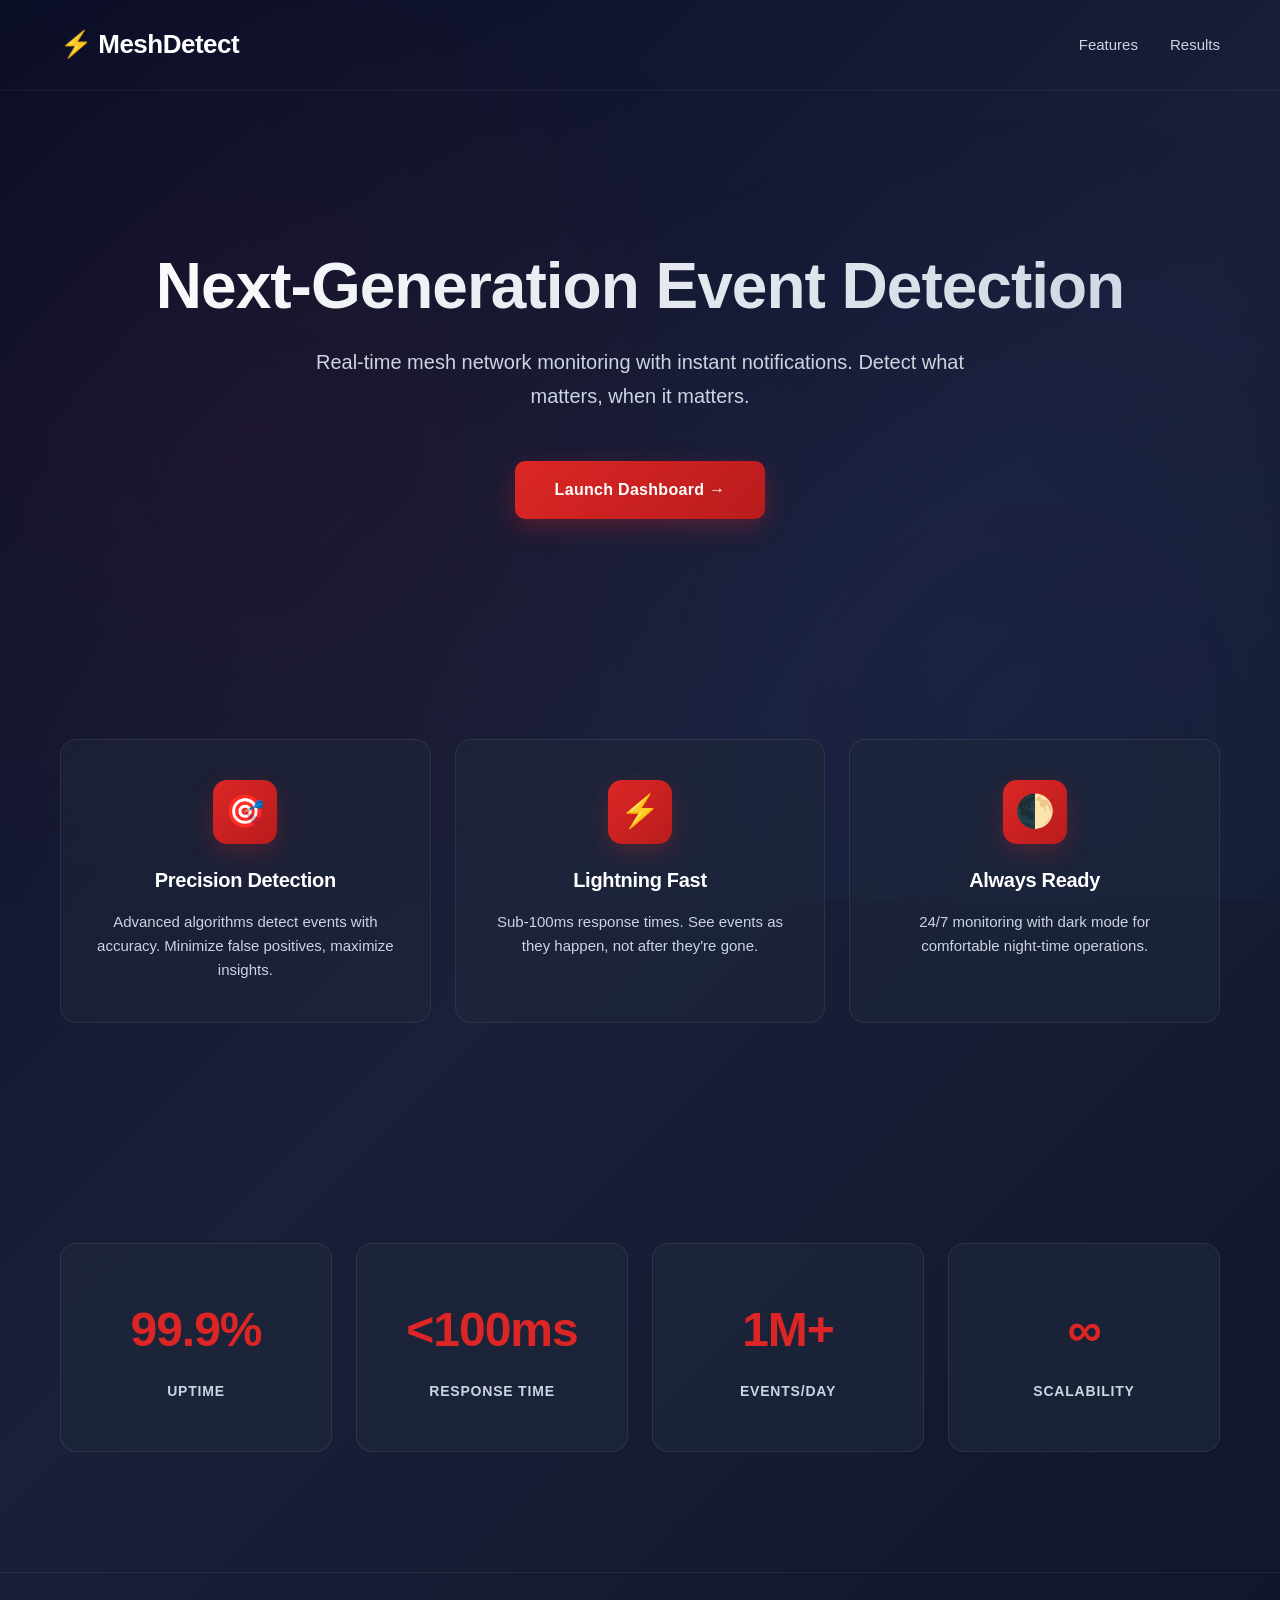
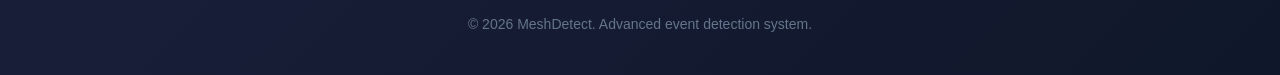
<file: frontend/landing.html>
<!DOCTYPE html>
<html lang="en">
<head>
  <meta charset="UTF-8" />
  <meta name="viewport" content="width=device-width, initial-scale=1.0" />
  <title>MeshDetect - Next-Gen Event Monitoring</title>
  <style>
    * {
      margin: 0;
      padding: 0;
      box-sizing: border-box;
    }

    body {
      font-family: -apple-system, BlinkMacSystemFont, 'Segoe UI', 'Roboto', 'Helvetica Neue', sans-serif;
      background: linear-gradient(135deg, #0a0e27 0%, #1a1f3a 50%, #0f172a 100%);
      color: #f1f5f9;
      line-height: 1.6;
      position: relative;
      overflow-x: hidden;
    }

    body::before {
      content: "";
      position: fixed;
      inset: 0;
      background: 
        radial-gradient(circle at 20% 50%, rgba(220, 38, 38, 0.06) 0%, transparent 50%),
        radial-gradient(circle at 80% 80%, rgba(59, 130, 246, 0.05) 0%, transparent 50%);
      pointer-events: none;
      z-index: 0;
    }

    body > * {
      position: relative;
      z-index: 1;
    }

    .container {
      max-width: 1200px;
      margin: 0 auto;
      padding: 0 20px;
    }

    header {
      padding: 24px 0;
      border-bottom: 1px solid rgba(255, 255, 255, 0.06);
    }

    .header-content {
      display: flex;
      justify-content: space-between;
      align-items: center;
    }

    header h1 {
      font-size: 26px;
      font-weight: 700;
      color: #ffffff;
      letter-spacing: -0.5px;
    }

    .nav-links {
      display: flex;
      gap: 32px;
      list-style: none;
    }

    .nav-links a {
      text-decoration: none;
      color: #cbd5e1;
      font-size: 15px;
      transition: all 0.3s;
      font-weight: 500;
    }

    .nav-links a:hover {
      color: #dc2626;
      transform: translateY(-2px);
    }

    .hero {
      padding: 160px 0 120px;
      text-align: center;
      animation: fadeIn 1s ease-out;
    }

    @keyframes fadeIn {
      from {
        opacity: 0;
        transform: translateY(20px);
      }
      to {
        opacity: 1;
        transform: translateY(0);
      }
    }

    .hero h2 {
      font-size: 64px;
      font-weight: 800;
      margin-bottom: 24px;
      letter-spacing: -1px;
      line-height: 1.1;
      color: #ffffff;
      background: linear-gradient(135deg, #ffffff 0%, #cbd5e1 100%);
      -webkit-background-clip: text;
      -webkit-text-fill-color: transparent;
      background-clip: text;
    }

    .hero p {
      font-size: 20px;
      color: #cbd5e1;
      max-width: 700px;
      margin: 0 auto 48px;
      font-weight: 400;
      line-height: 1.7;
    }

    .cta-button {
      display: inline-block;
      background: linear-gradient(135deg, #dc2626 0%, #b91c1c 100%);
      color: white;
      padding: 16px 40px;
      border-radius: 10px;
      text-decoration: none;
      font-weight: 600;
      transition: all 0.3s cubic-bezier(0.34, 1.56, 0.64, 1);
      border: none;
      cursor: pointer;
      font-size: 16px;
      letter-spacing: 0.3px;
      box-shadow: 0 8px 24px rgba(220, 38, 38, 0.3);
    }

    .cta-button:hover {
      transform: translateY(-4px);
      box-shadow: 0 16px 40px rgba(220, 38, 38, 0.4);
    }

    .btn::before {
      content: "";
      position: absolute;
      top: 0;
      left: -100%;
      width: 100%;
      height: 100%;
      background: linear-gradient(90deg, transparent, rgba(255, 255, 255, 0.3), transparent);
      transition: left 0.5s;
    }

    .btn:hover::before {
      left: 100%;
    }

    .btn-primary {
      background: linear-gradient(135deg, #dc2626 0%, #b91c1c 100%);
      color: white;
      box-shadow: 0 12px 32px rgba(220, 38, 38, 0.3);
    }

    .btn-primary:hover {
      transform: translateY(-3px);
      box-shadow: 0 20px 48px rgba(220, 38, 38, 0.4);
    }

    .btn-secondary {
      background: rgba(255, 255, 255, 0.1);
      color: white;
      border: 1.5px solid rgba(255, 255, 255, 0.2);
      box-shadow: 0 12px 32px rgba(0, 0, 0, 0.2);
      backdrop-filter: blur(10px);
    }

    .btn-secondary:hover {
      background: rgba(255, 255, 255, 0.15);
      border-color: rgba(255, 255, 255, 0.4);
      transform: translateY(-3px);
    }

    .features {
      display: grid;
      grid-template-columns: repeat(3, 1fr);
      gap: 24px;
      padding: 100px 0;
    }

    .feature {
      background: rgba(30, 41, 59, 0.5);
      border: 1px solid rgba(255, 255, 255, 0.08);
      border-radius: 16px;
      padding: 40px 32px;
      text-align: center;
      transition: all 0.4s cubic-bezier(0.34, 1.56, 0.64, 1);
      animation: slideUp 0.6s ease-out backwards;
    }

    .feature:nth-child(1) { animation-delay: 0.1s; }
    .feature:nth-child(2) { animation-delay: 0.2s; }
    .feature:nth-child(3) { animation-delay: 0.3s; }

    @keyframes slideUp {
      from {
        opacity: 0;
        transform: translateY(30px);
      }
      to {
        opacity: 1;
        transform: translateY(0);
      }
    }

    .feature:hover {
      background: rgba(30, 41, 59, 0.8);
      border-color: rgba(220, 38, 38, 0.4);
      transform: translateY(-12px);
      box-shadow: 0 24px 48px rgba(220, 38, 38, 0.2);
    }

    .feature-icon {
      width: 64px;
      height: 64px;
      background: linear-gradient(135deg, #dc2626 0%, #b91c1c 100%);
      border-radius: 14px;
      display: flex;
      align-items: center;
      justify-content: center;
      margin: 0 auto 20px;
      font-size: 32px;
      box-shadow: 0 8px 24px rgba(220, 38, 38, 0.25);
    }

    .feature h3 {
      font-size: 20px;
      font-weight: 700;
      margin-bottom: 14px;
      color: #ffffff;
      letter-spacing: -0.3px;
    }

    .feature p {
      color: #cbd5e1;
      font-size: 15px;
      line-height: 1.6;
    }

    .stats {
      padding: 120px 0;
      display: grid;
      grid-template-columns: repeat(4, 1fr);
      gap: 24px;
      text-align: center;
    }

    .stat-item {
      background: rgba(30, 41, 59, 0.6);
      border: 1px solid rgba(255, 255, 255, 0.08);
      padding: 48px 32px;
      border-radius: 16px;
      transition: all 0.4s cubic-bezier(0.34, 1.56, 0.64, 1);
      cursor: pointer;
      animation: slideUp 0.6s ease-out backwards;
    }

    .stat-item:nth-child(1) { animation-delay: 0.3s; }
    .stat-item:nth-child(2) { animation-delay: 0.4s; }
    .stat-item:nth-child(3) { animation-delay: 0.5s; }
    .stat-item:nth-child(4) { animation-delay: 0.6s; }

    .stat-item:hover {
      background: rgba(30, 41, 59, 0.9);
      border-color: rgba(220, 38, 38, 0.5);
      transform: translateY(-16px);
      box-shadow: 0 32px 64px rgba(220, 38, 38, 0.25);
    }

    .stat-number {
      font-size: 48px;
      font-weight: 800;
      color: #dc2626;
      margin-bottom: 12px;
      letter-spacing: -1px;
    }

    .stat-label {
      font-size: 14px;
      color: #cbd5e1;
      text-transform: uppercase;
      letter-spacing: 0.8px;
      font-weight: 600;
    }

    footer {
      padding: 40px 0;
      border-top: 1px solid rgba(255, 255, 255, 0.06);
      text-align: center;
      color: #64748b;
      font-size: 14px;
    }
  </style>
</head>
<body>
  <header>
    <div class="container">
      <div class="header-content">
        <h1>⚡ MeshDetect</h1>
        <nav>
          <ul class="nav-links">
            <li><a href="#features">Features</a></li>
            <li><a href="#stats">Results</a></li>
          </ul>
        </nav>
      </div>
    </div>
  </header>

  <main>
    <div class="container">
      <section class="hero">
        <h2>Next-Generation Event Detection</h2>
        <p>Real-time mesh network monitoring with instant notifications. Detect what matters, when it matters.</p>
        <a href="index.html" class="cta-button">Launch Dashboard →</a>
      </section>

      <section class="features" id="features">
        <div class="feature">
          <div class="feature-icon">🎯</div>
          <h3>Precision Detection</h3>
          <p>Advanced algorithms detect events with accuracy. Minimize false positives, maximize insights.</p>
        </div>
        <div class="feature">
          <div class="feature-icon">⚡</div>
          <h3>Lightning Fast</h3>
          <p>Sub-100ms response times. See events as they happen, not after they're gone.</p>
        </div>
        <div class="feature">
          <div class="feature-icon">🌓</div>
          <h3>Always Ready</h3>
          <p>24/7 monitoring with dark mode for comfortable night-time operations.</p>
        </div>
      </section>

      <section class="stats" id="stats">
        <div class="stat-item">
          <div class="stat-number">99.9%</div>
          <div class="stat-label">Uptime</div>
        </div>
        <div class="stat-item">
          <div class="stat-number">&lt;100ms</div>
          <div class="stat-label">Response Time</div>
        </div>
        <div class="stat-item">
          <div class="stat-number">1M+</div>
          <div class="stat-label">Events/Day</div>
        </div>
        <div class="stat-item">
          <div class="stat-number">∞</div>
          <div class="stat-label">Scalability</div>
        </div>
      </section>
    </div>
  </main>

  <footer>
    <div class="container">
      <p>&copy; 2026 MeshDetect. Advanced event detection system.</p>
    </div>
  </footer>
</body>
</html>
</file>
